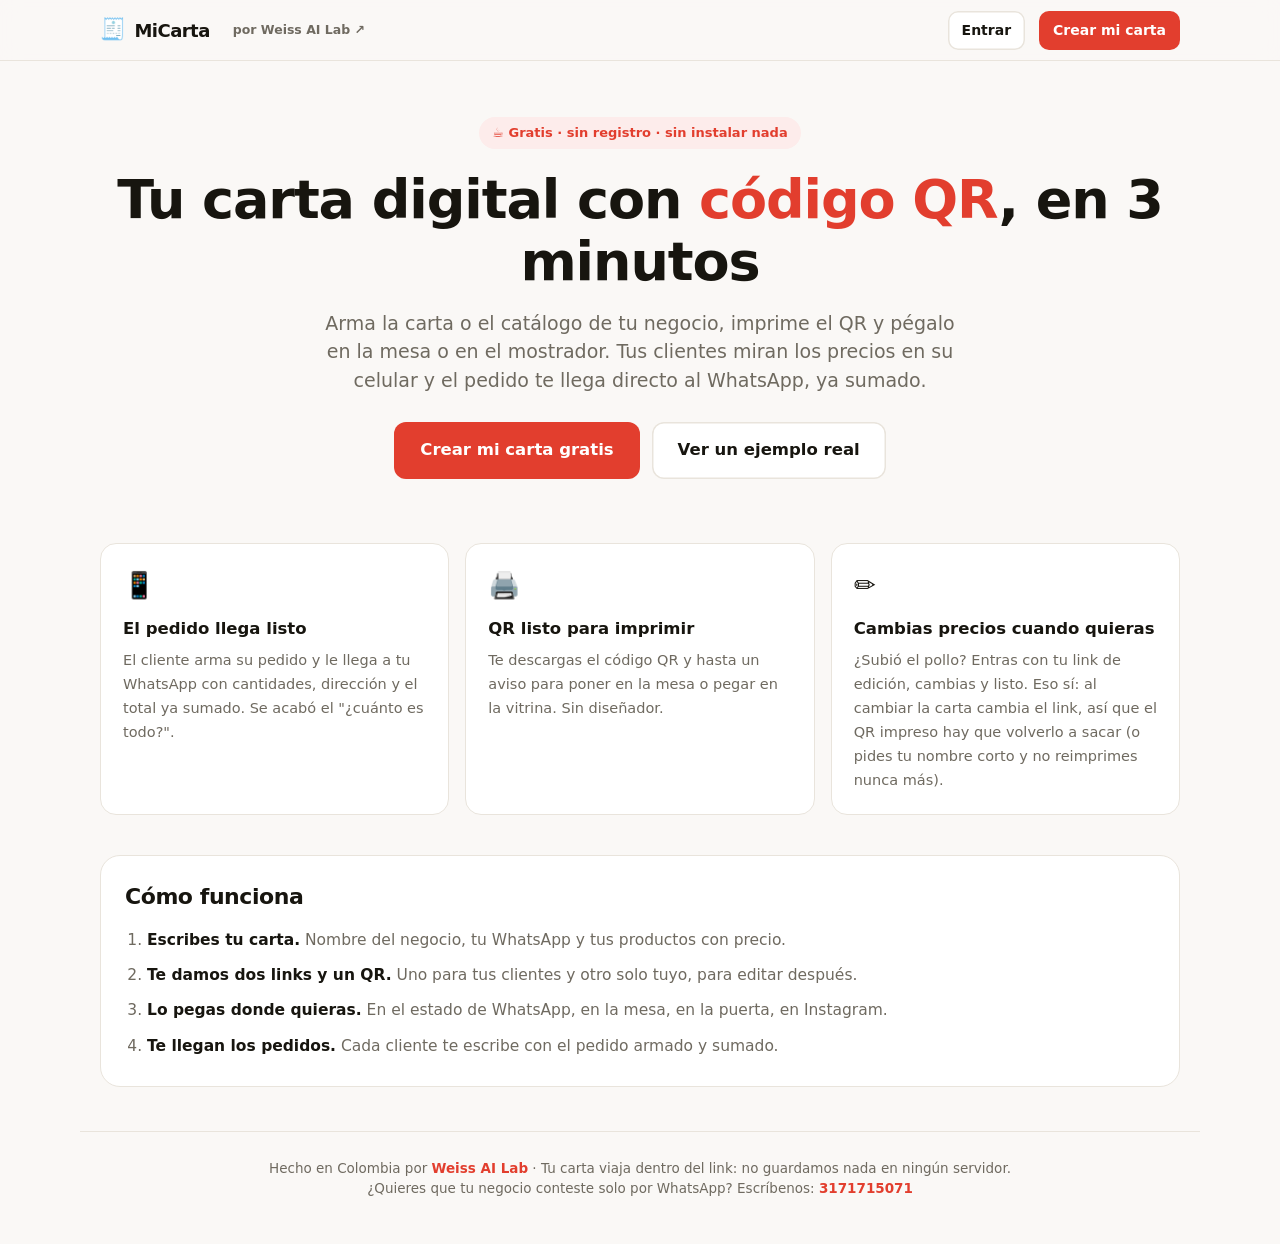
<file: index.html>
<!doctype html>
<html lang="es">
<head>
<meta charset="utf-8">
<meta name="viewport" content="width=device-width,initial-scale=1,viewport-fit=cover">
<title>MiCarta — tu carta digital con QR, gratis</title>
<meta name="description" content="Crea la carta o catálogo de tu negocio en 3 minutos. Te queda un link y un código QR para imprimir, y tus clientes te piden por WhatsApp. Gratis, sin registro.">
<meta name="theme-color" content="#E23E2E">
<!-- La carta va en el fragmento (#), que nunca llega al servidor: la vista previa
     al compartir es siempre la misma. La escribimos para el caso más frecuente,
     que es un negocio mandando su carta por WhatsApp. -->
<meta property="og:title" content="Mira la carta y pide por WhatsApp 👇">
<meta property="og:description" content="Carta digital con precios al día. Armas tu pedido y le llega al negocio ya sumado. Hecha con MiCarta, gratis.">
<meta property="og:type" content="website">
<meta property="og:url" content="https://micarta.weissailab.com/">
<meta property="og:image" content="https://micarta.weissailab.com/og.png">
<meta property="og:image:width" content="1200">
<meta property="og:image:height" content="630">
<meta name="twitter:card" content="summary_large_image">
<link rel="icon" href="data:image/svg+xml,<svg xmlns='http://www.w3.org/2000/svg' viewBox='0 0 100 100'><text y='.9em' font-size='90'>🧾</text></svg>">
<!-- Pages sirve con max-age=600: la versión evita que alguien que ya entró
     siga corriendo el código viejo. Súbela al cambiar app.js o app.css. -->
<link rel="stylesheet" href="app.css?v=12">
</head>
<body>
<div id="app"></div>
<script src="vendor/lz-string.min.js"></script>
<script src="vendor/qrcode.js"></script>
<script src="app.js?v=12"></script>
<!-- Contador de visitas propio: cuenta en el Postgres del VPS, que se respalda
     cada noche. Es el unico que dura de por vida. No usa cookies. -->
<script defer src="https://panel.weissailab.com/visitas.js" data-sitio="micarta"></script>
</body>
</html>
</file>
<file: app.css>
/* MiCarta — Weiss AI Lab */
:root{
  --acc:#E23E2E; --acc-soft:#fdeceb; --acc-ink:#fff;
  --bg:#faf8f6; --card:#fff; --ink:#17150f; --mut:#6f6a60; --line:#e9e4dc;
  --ok:#1F8A5B; --shadow:0 1px 2px rgba(23,21,15,.05), 0 8px 24px -12px rgba(23,21,15,.18);
  --r:16px;
}
*{box-sizing:border-box}
html,body{margin:0;padding:0}
body{
  background:var(--bg); color:var(--ink);
  font:400 16px/1.5 ui-sans-serif,system-ui,-apple-system,"Segoe UI",Roboto,"Helvetica Neue",Arial,sans-serif;
  -webkit-font-smoothing:antialiased; overflow-wrap:break-word;
}
h1,h2,h3{margin:0; line-height:1.15; letter-spacing:-.02em; font-weight:800}
p{margin:0}
button{font:inherit; color:inherit; cursor:pointer; border:0; background:none}
input,textarea,select{font:inherit; color:inherit; width:100%}
a{color:inherit}
.wrap{max-width:1120px; margin:0 auto; padding:0 20px}
.hide{display:none !important}

/* ---------- controls ---------- */
.btn{
  display:inline-flex; align-items:center; justify-content:center; gap:8px;
  padding:13px 20px; border-radius:12px; font-weight:700; font-size:15px;
  background:var(--acc); color:var(--acc-ink); transition:filter .15s, transform .06s;
  text-decoration:none; white-space:nowrap;
}
.btn:hover{filter:brightness(1.07)} .btn:active{transform:translateY(1px)}
.btn.ghost{background:var(--card); color:var(--ink); box-shadow:inset 0 0 0 1.5px var(--line)}
.btn.soft{background:var(--acc-soft); color:var(--acc)}
.btn.wide{width:100%}
.btn.sm{padding:9px 14px; font-size:14px; border-radius:10px}
.btn:disabled{opacity:.5; cursor:default}
.field{margin-bottom:14px}
.field>label{display:block; font-size:13px; font-weight:700; color:var(--mut); margin-bottom:6px}
.inp{
  background:var(--card); border:1.5px solid var(--line); border-radius:12px;
  padding:12px 14px; outline:0; transition:border-color .15s, box-shadow .15s;
}
.inp:focus{border-color:var(--acc); box-shadow:0 0 0 3px var(--acc-soft)}
textarea.inp{resize:vertical; min-height:64px}
.hint{font-size:12.5px; color:var(--mut); margin-top:5px}
.row{display:flex; gap:10px}
.row>*{flex:1; min-width:0}

/* ---------- top bar ---------- */
.top{
  position:sticky; top:0; z-index:40; background:rgba(250,248,246,.88);
  backdrop-filter:blur(10px); border-bottom:1px solid var(--line);
}
.top .wrap{display:flex; align-items:center; gap:14px; height:60px}
.brand{display:flex; align-items:center; gap:9px; font-weight:800; letter-spacing:-.03em; font-size:18px; text-decoration:none}
.brand i{font-style:normal; font-size:21px}
.top .sp{flex:1}
/* Discreto a propósito: informa de dónde sale la herramienta sin competir
   con el botón que de verdad importa, que es crear la carta. */
.top .lab{
  font-size:12.5px; color:var(--mut); text-decoration:none; font-weight:600;
  padding:5px 9px; border-radius:8px; white-space:nowrap;
}
.top .lab:hover{background:var(--acc-soft); color:var(--acc)}
@media(max-width:560px){ .top .lab{display:none} }

/* ---------- landing ---------- */
.hero{padding:56px 0 40px; text-align:center}
.hero .kicker{
  display:inline-flex; align-items:center; gap:7px; background:var(--acc-soft); color:var(--acc);
  font-size:13px; font-weight:700; padding:6px 13px; border-radius:99px; margin-bottom:20px;
}
.hero h1{font-size:clamp(32px,6.2vw,54px); margin-bottom:16px}
.hero h1 em{font-style:normal; color:var(--acc)}
.hero .sub{font-size:clamp(16px,2.4vw,19px); color:var(--mut); max-width:640px; margin:0 auto 28px}
.hero .cta{display:flex; gap:12px; justify-content:center; flex-wrap:wrap}
.hero .cta .btn{padding:16px 26px; font-size:16.5px}
.feats{display:grid; grid-template-columns:repeat(auto-fit,minmax(240px,1fr)); gap:16px; padding:24px 0 40px}
.feat{background:var(--card); border:1px solid var(--line); border-radius:var(--r); padding:22px}
.feat b{display:block; font-size:16.5px; margin:12px 0 6px}
.feat span{font-size:14.5px; color:var(--mut)}
.feat i{font-style:normal; font-size:26px}
.steps{background:var(--card); border:1px solid var(--line); border-radius:20px; padding:28px 24px; margin-bottom:44px}
.steps h2{font-size:22px; margin-bottom:20px}
.steps ol{margin:0; padding-left:22px; display:grid; gap:12px; color:var(--mut); font-size:15.5px}
.steps li strong{color:var(--ink)}
.foot{border-top:1px solid var(--line); padding:26px 0 46px; color:var(--mut); font-size:13.5px; text-align:center}
.foot a{color:var(--acc); font-weight:700; text-decoration:none}

/* ---------- editor ---------- */
.ed{display:grid; grid-template-columns:minmax(0,1fr) 380px; gap:28px; padding:26px 0 60px; align-items:start}
@media(max-width:900px){ .ed{grid-template-columns:1fr} .ed .side{position:static !important} }
.panel{background:var(--card); border:1px solid var(--line); border-radius:var(--r); padding:20px; margin-bottom:16px; box-shadow:var(--shadow)}
.panel>h2{font-size:17px; margin-bottom:4px}
.panel>.psub{font-size:13.5px; color:var(--mut); margin-bottom:16px}
.side{position:sticky; top:76px}

.swatches{display:flex; gap:9px; flex-wrap:wrap}
.sw{width:34px; height:34px; border-radius:10px; box-shadow:inset 0 0 0 2px #fff, 0 0 0 1.5px var(--line)}
.sw[aria-pressed="true"]{box-shadow:inset 0 0 0 2px #fff, 0 0 0 2.5px var(--ink)}

.cat{border:1.5px solid var(--line); border-radius:14px; padding:14px; margin-bottom:14px; background:#fdfcfb}
.cat-h{display:flex; gap:8px; align-items:center; margin-bottom:10px}
.cat-h .inp{font-weight:700}
.item{display:flex; gap:10px; align-items:flex-start; background:var(--card); border:1px solid var(--line); border-radius:12px; padding:10px; margin-bottom:8px}
.item .emo{width:44px; height:44px; flex:0 0 44px; font-size:24px; border-radius:10px; background:var(--bg); display:flex; align-items:center; justify-content:center; border:1px solid var(--line)}
.item .body{flex:1; min-width:0; display:grid; gap:6px}
.item .body .inp{padding:8px 10px; border-radius:9px; font-size:14.5px}
.item .tools{display:flex; flex-direction:column; gap:4px}
.ic{width:30px; height:28px; border-radius:8px; display:flex; align-items:center; justify-content:center; font-size:14px; color:var(--mut); background:var(--bg)}
.ic:hover{background:var(--acc-soft); color:var(--acc)}
.item .emo.foto{position:relative; padding:0; overflow:visible}
.item .emo.foto img{width:100%; height:100%; object-fit:cover; border-radius:9px; display:block}
.item .emo.foto .x{
  position:absolute; top:-7px; right:-7px; width:19px; height:19px; border-radius:50%;
  background:var(--ink); color:#fff; font-size:11px; line-height:19px; text-align:center; font-weight:700;
}
.item.out .body{opacity:.5}

/* medidor de peso del link */
.med{border-radius:14px; padding:14px 16px; margin-bottom:16px; font-size:13.5px; line-height:1.45}
.med b{display:block; font-size:14.5px; margin-bottom:3px}
.med.verde{background:#e8f5ef; color:#14603f}
.med.ambar{background:#fdf3e5; color:#8a5107}
.med.rojo{background:#fdeceb; color:#a8231a}
.tag{font-size:11.5px; font-weight:800; padding:2px 7px; border-radius:6px; background:var(--acc-soft); color:var(--acc)}

/* ---------- phone preview ---------- */
.phone{
  border-radius:34px; background:#111; padding:9px; box-shadow:0 20px 50px -20px rgba(0,0,0,.5);
  max-width:340px; margin:0 auto;
}
.phone .screen{background:#fff; border-radius:26px; overflow:hidden; height:600px; overflow-y:auto; -webkit-overflow-scrolling:touch}
.phone-lbl{text-align:center; font-size:12.5px; color:var(--mut); margin-bottom:10px; font-weight:700; letter-spacing:.02em}

/* ---------- carta (vista pública) ---------- */
.c-head{background:var(--acc); color:#fff; padding:26px 20px 22px; text-align:center}
.c-head .logo{font-size:44px; line-height:1}
.c-head h1{font-size:26px; margin:10px 0 4px; color:#fff}
.c-head .t{opacity:.92; font-size:14.5px}
.c-meta{display:flex; gap:8px; justify-content:center; flex-wrap:wrap; margin-top:14px}
.c-meta span{background:rgba(255,255,255,.18); border-radius:99px; padding:5px 12px; font-size:12.5px; font-weight:600}
.c-tabs{position:sticky; top:0; z-index:5; background:#fff; border-bottom:1px solid var(--line); display:flex; gap:6px; overflow-x:auto; padding:10px 14px; scrollbar-width:none}
.c-tabs::-webkit-scrollbar{display:none}
.c-tab{white-space:nowrap; padding:7px 14px; border-radius:99px; font-size:14px; font-weight:700; color:var(--mut); background:var(--bg)}
.c-tab.on{background:var(--acc); color:#fff}
.c-body{padding:18px 14px 120px; background:#fff; min-height:100%}
.c-cat{font-size:13px; font-weight:800; color:var(--acc); text-transform:uppercase; letter-spacing:.06em; margin:22px 0 10px}
.c-cat:first-child{margin-top:4px}
.c-item{display:flex; gap:12px; align-items:center; padding:11px 0; border-bottom:1px solid var(--line)}
.c-item .e{width:46px; height:46px; flex:0 0 46px; border-radius:12px; background:var(--acc-soft); display:flex; align-items:center; justify-content:center; font-size:25px}
.c-item .e.foto{padding:0; overflow:hidden}
.c-item .e.foto img{width:100%; height:100%; object-fit:cover; display:block}
.sheet .pn.detalle{text-align:center}
.sheet .pn.detalle .grande{
  /* no pasamos de 240: la foto viene comprimida a 200px y ampliarla más se ve blanda */
  width:100%; max-width:240px; aspect-ratio:1; object-fit:cover;
  border-radius:16px; margin:0 auto 14px; display:block;
}
.sheet .pn.detalle .cs{color:var(--mut); font-size:14.5px; margin-bottom:6px}
.sheet .pn.detalle .line.tot{justify-content:center; border:0; margin:0 0 14px; padding-top:0}
.c-item .d{flex:1; min-width:0}
.c-item .d b{display:block; font-size:15.5px; font-weight:700}
.c-item .d small{color:var(--mut); font-size:13px; display:block; margin-top:1px}
.c-item .p{font-weight:800; font-size:15.5px; white-space:nowrap}
.c-item .add{width:34px; height:34px; flex:0 0 34px; border-radius:50%; background:var(--acc); color:#fff; font-size:20px; font-weight:700; display:flex; align-items:center; justify-content:center; line-height:1}
.c-item.out{opacity:.45}
.c-item.out .add{background:var(--line); color:var(--mut)}
.qty{display:flex; align-items:center; gap:8px; background:var(--acc); color:#fff; border-radius:99px; padding:3px 5px}
.qty button{color:#fff; width:26px; height:26px; font-size:17px; font-weight:800; line-height:1}
.qty b{font-size:14px; min-width:14px; text-align:center}
.c-empty{text-align:center; color:var(--mut); padding:40px 20px; font-size:14.5px}
.c-foot{text-align:center; padding:26px 16px 30px; color:var(--mut); font-size:12.5px; background:#fff}
.c-foot a{color:var(--acc); font-weight:700; text-decoration:none}
.c-bar{
  position:sticky; bottom:0; z-index:6; padding:12px 14px calc(12px + env(safe-area-inset-bottom));
  background:linear-gradient(to top,#fff 62%,rgba(255,255,255,0));
}
.c-bar .btn{width:100%; padding:15px; font-size:16px; box-shadow:0 8px 24px -8px var(--acc)}
.c-bar .btn .n{background:rgba(255,255,255,.25); border-radius:8px; padding:2px 8px; font-size:13.5px}
.sheet{position:fixed; inset:0; z-index:60; display:flex; align-items:flex-end; justify-content:center}
.sheet .bd{position:absolute; inset:0; background:rgba(0,0,0,.45)}
.sheet .pn{
  position:relative; background:#fff; width:100%; max-width:460px; border-radius:20px 20px 0 0;
  padding:20px 18px calc(20px + env(safe-area-inset-bottom)); max-height:86vh; overflow:auto;
}
@media(min-width:520px){ .sheet{align-items:center} .sheet .pn{border-radius:20px; max-height:80vh} }
.sheet h3{font-size:18px; margin-bottom:14px}
.line{display:flex; justify-content:space-between; gap:12px; padding:7px 0; font-size:14.5px}
.line.tot{border-top:1.5px solid var(--line); margin-top:8px; padding-top:12px; font-weight:800; font-size:17px}

/* ---------- publicado ---------- */
.pub{max-width:640px; margin:0 auto; padding:28px 20px 60px; text-align:center}
.pub .big{font-size:clamp(26px,5vw,34px); margin:14px 0 8px}
.pub .sub{color:var(--mut); margin-bottom:24px}
.card{background:var(--card); border:1px solid var(--line); border-radius:20px; padding:22px; margin-bottom:16px; box-shadow:var(--shadow); text-align:left}
.card h3{font-size:16px; margin-bottom:6px}
.card .cs{font-size:13.5px; color:var(--mut); margin-bottom:14px}
.linkbox{display:flex; gap:8px; align-items:center; background:var(--bg); border:1.5px dashed var(--line); border-radius:12px; padding:11px 13px; margin-bottom:12px}
.linkbox code{flex:1; min-width:0; overflow:hidden; text-overflow:ellipsis; white-space:nowrap; font-size:13px; font-family:ui-monospace,SFMono-Regular,Menlo,monospace}
#qrbox{display:flex; justify-content:center; padding:14px 0}
#qrbox img,#qrbox canvas{width:210px; height:210px; image-rendering:pixelated; border-radius:12px}
.nequi{background:linear-gradient(135deg,#fff5f4,#fdf3ff); border:1.5px solid #f3d7e6}
.nequi .num{font-size:24px; font-weight:800; letter-spacing:.02em; margin:6px 0 12px}
.corto{display:flex; align-items:center; gap:0; background:var(--bg); border:1.5px solid var(--line); border-radius:12px; padding:0 4px 0 12px; overflow:hidden}
.corto span{font-size:13.5px; color:var(--mut); white-space:nowrap; font-family:ui-monospace,SFMono-Regular,Menlo,monospace}
.corto .inp{border:0; background:none; padding:12px 6px; font-weight:700; min-width:0}
.corto .inp:focus{box-shadow:none}
@media(max-width:430px){ .corto{flex-direction:column; align-items:stretch; padding:8px 10px} .corto span{padding-bottom:2px} .corto .inp{padding:4px 0} }
.grid2{display:grid; grid-template-columns:1fr 1fr; gap:10px}
@media(max-width:460px){ .grid2{grid-template-columns:1fr} }
/* ---------- celulares angostos ---------- */
@media(max-width:430px){
  .wrap{padding:0 14px}
  .panel{padding:16px 14px}
  .hero{padding:38px 0 30px}
  .ed{padding:18px 0 44px}
  /* Dirección/Horario y descripción/precio se apilan: en 360px no caben lado a lado */
  .panel>.field .row{flex-direction:column; gap:0}
  .item .body .row{flex-direction:column; gap:6px}
  .item{padding:9px 8px}
  .item .emo{width:38px; height:38px; flex:0 0 38px; font-size:20px}
  .item .tools{flex-direction:row; flex-wrap:wrap; justify-content:flex-end; width:34px}
  .cat{padding:11px 10px}
  .c-item .e{width:40px; height:40px; flex:0 0 40px; font-size:22px}
  .c-item .d b{font-size:15px}
}
/* La fila de emojis sugeridos se desliza, no se apila en 5 renglones */
.emo-strip{display:flex; gap:4px; overflow-x:auto; padding-bottom:4px; margin:-6px 0 14px; scrollbar-width:none}
.emo-strip::-webkit-scrollbar{display:none}
.emo-strip .ic{flex:0 0 auto}

/* ---------- avisos de mesa para imprimir ---------- */
.c-meta span.mesa{background:#fff; color:var(--acc); font-weight:800}
.barra-print{
  position:sticky; top:0; z-index:10; display:flex; align-items:center; gap:14px;
  padding:12px 20px; background:var(--card); border-bottom:1px solid var(--line);
}
.barra-print span{flex:1; font-size:13.5px; color:var(--mut); font-weight:600}
.aviso-print{max-width:760px; margin:18px auto 0; padding:0 20px; font-size:14px; color:var(--mut)}
.hojas{max-width:760px; margin:0 auto; padding:18px 20px 60px}
.pagina{display:grid; grid-template-columns:1fr 1fr; gap:14px; margin-bottom:14px}
.tarjeta{
  border:2px dashed var(--line); border-radius:14px; padding:16px 12px; text-align:center;
  display:flex; flex-direction:column; align-items:center; gap:8px; background:#fff;
}
.tarjeta .neg{font-size:14px; font-weight:700; color:var(--ink)}
.tarjeta .num{font-size:30px; font-weight:800; color:var(--acc); letter-spacing:-.02em; line-height:1}
.tarjeta .qr img{width:100%; max-width:190px; height:auto; display:block; image-rendering:pixelated}
.tarjeta .ins{font-size:11.5px; color:var(--mut); line-height:1.35}
.tarjeta .ins b{display:block; font-size:13px; color:var(--ink); margin-bottom:2px}

@media print{
  .noprint,.foot,.top{display:none !important}
  body{background:#fff}
  .hojas{max-width:none; margin:0; padding:0}
  .pagina{break-after:page; page-break-after:always; gap:8mm; margin:0}
  .pagina:last-child{break-after:auto; page-break-after:auto}
  .tarjeta{break-inside:avoid; page-break-inside:avoid; border-color:#bbb; min-height:118mm; justify-content:center}
  @page{size:A4 portrait; margin:10mm}
}

.toast{
  position:fixed; left:50%; bottom:26px; transform:translateX(-50%) translateY(20px);
  background:var(--ink); color:#fff; padding:12px 20px; border-radius:99px; font-size:14px; font-weight:600;
  opacity:0; transition:.25s; z-index:99; pointer-events:none; box-shadow:0 10px 30px -10px rgba(0,0,0,.5);
}
.toast.on{opacity:1; transform:translateX(-50%) translateY(0)}
</file>
